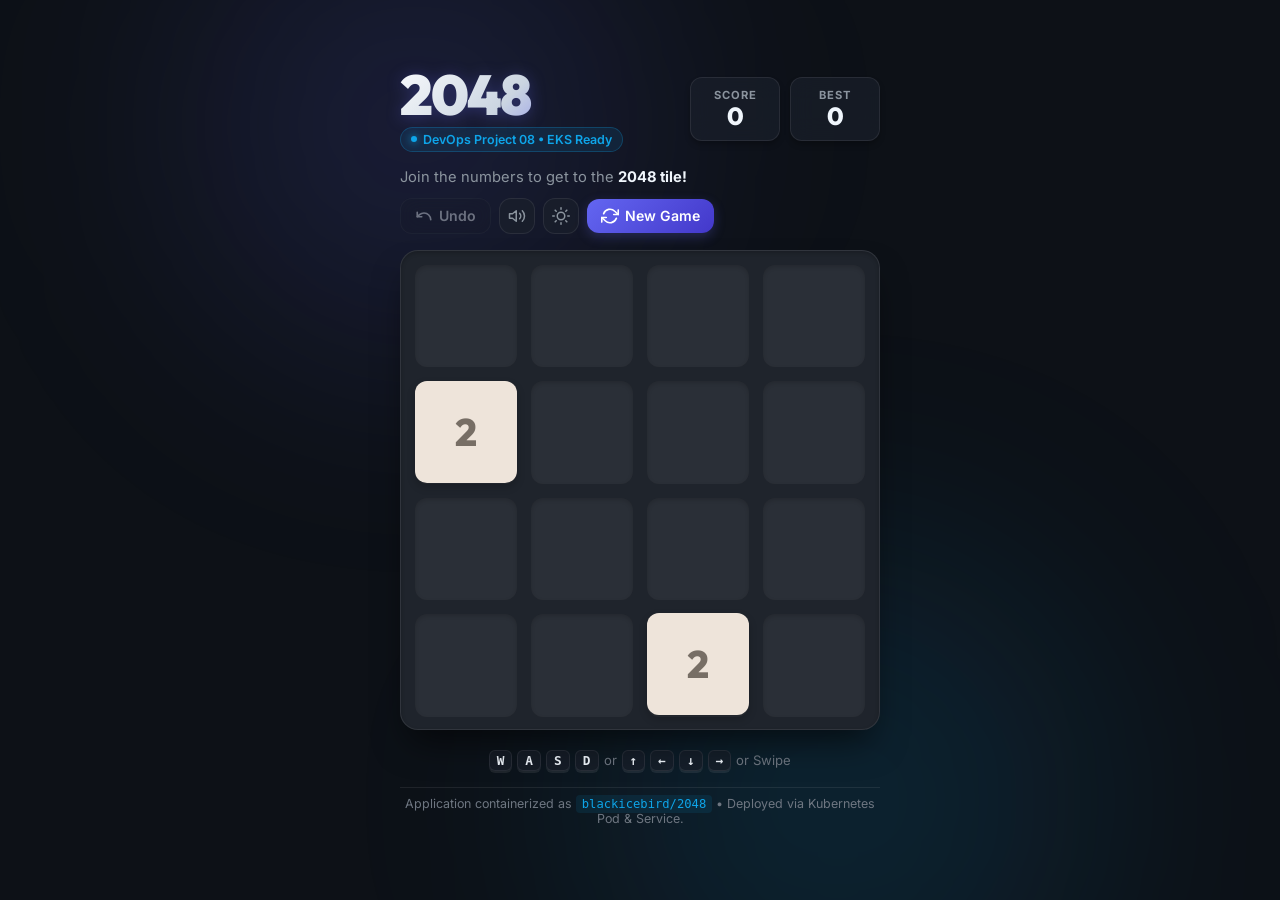
<file: app/index.html>
<!DOCTYPE html>
<html lang="en">
<head>
  <meta charset="UTF-8">
  <meta name="viewport" content="width=device-width, initial-scale=1.0, maximum-scale=1.0, user-scalable=no">
  <title>2048 Game - DevOps Project 08</title>
  <meta name="description" content="Play the modern 2048 puzzle game with sleek design, undo move, sound effects, and animations.">
  <link rel="preconnect" href="https://fonts.googleapis.com">
  <link rel="preconnect" href="https://fonts.gstatic.com" crossorigin>
  <link href="https://fonts.googleapis.com/css2?family=Outfit:wght@400;500;600;700;800;900&family=Inter:wght@400;500;600&display=swap" rel="stylesheet">
  <link rel="stylesheet" href="style.css">
</head>
<body data-theme="dark">
  <div class="ambient-glow glow-1"></div>
  <div class="ambient-glow glow-2"></div>

  <main class="game-wrapper">
    <!-- Header Section -->
    <header class="game-header">
      <div class="header-left">
        <h1 class="logo-title">2048</h1>
        <div class="project-badge">
          <span class="badge-dot"></span>
          <span>DevOps Project 08 • EKS Ready</span>
        </div>
      </div>

      <div class="header-right">
        <div class="score-card" id="current-score-box">
          <span class="score-label">SCORE</span>
          <span class="score-value" id="score">0</span>
          <div class="score-addition-container" id="score-addition"></div>
        </div>
        <div class="score-card" id="best-score-box">
          <span class="score-label">BEST</span>
          <span class="score-value" id="best-score">0</span>
        </div>
      </div>
    </header>

    <!-- Subtitle & Action Toolbar -->
    <section class="toolbar-section">
      <p class="game-instructions">
        Join the numbers to get to the <strong>2048 tile!</strong>
      </p>

      <div class="action-buttons">
        <button id="undo-btn" class="btn btn-secondary" title="Undo Last Move" disabled>
          <svg width="18" height="18" viewBox="0 0 24 24" fill="none" stroke="currentColor" stroke-width="2.2" stroke-linecap="round" stroke-linejoin="round">
            <path d="M3 7v6h6"></path>
            <path d="M21 17a9 9 0 00-9-9 9 9 0 00-6 2.3L3 13"></path>
          </svg>
          <span>Undo</span>
        </button>

        <button id="sound-btn" class="btn btn-icon" title="Toggle Sound">
          <svg id="sound-icon-on" width="18" height="18" viewBox="0 0 24 24" fill="none" stroke="currentColor" stroke-width="2" stroke-linecap="round" stroke-linejoin="round">
            <polygon points="11 5 6 9 2 9 2 15 6 15 11 19 11 5"></polygon>
            <path d="M19.07 4.93a10 10 0 0 1 0 14.14M15.54 8.46a5 5 0 0 1 0 7.07"></path>
          </svg>
          <svg id="sound-icon-off" class="hidden" width="18" height="18" viewBox="0 0 24 24" fill="none" stroke="currentColor" stroke-width="2" stroke-linecap="round" stroke-linejoin="round">
            <polygon points="11 5 6 9 2 9 2 15 6 15 11 19 11 5"></polygon>
            <line x1="23" y1="9" x2="17" y2="15"></line>
            <line x1="17" y1="9" x2="23" y2="15"></line>
          </svg>
        </button>

        <button id="theme-btn" class="btn btn-icon" title="Toggle Theme">
          <svg id="theme-icon-dark" width="18" height="18" viewBox="0 0 24 24" fill="none" stroke="currentColor" stroke-width="2" stroke-linecap="round" stroke-linejoin="round">
            <circle cx="12" cy="12" r="5"></circle>
            <line x1="12" y1="1" x2="12" y2="3"></line>
            <line x1="12" y1="21" x2="12" y2="23"></line>
            <line x1="4.22" y1="4.22" x2="5.64" y2="5.64"></line>
            <line x1="18.36" y1="18.36" x2="19.78" y2="19.78"></line>
            <line x1="1" y1="12" x2="3" y2="12"></line>
            <line x1="21" y1="12" x2="23" y2="12"></line>
            <line x1="4.22" y1="19.78" x2="5.64" y2="18.36"></line>
            <line x1="18.36" y1="5.64" x2="19.78" y2="4.22"></line>
          </svg>
          <svg id="theme-icon-light" class="hidden" width="18" height="18" viewBox="0 0 24 24" fill="none" stroke="currentColor" stroke-width="2" stroke-linecap="round" stroke-linejoin="round">
            <path d="M21 12.79A9 9 0 1 1 11.21 3 7 7 0 0 0 21 12.79z"></path>
          </svg>
        </button>

        <button id="restart-btn" class="btn btn-primary" title="Start New Game">
          <svg width="18" height="18" viewBox="0 0 24 24" fill="none" stroke="currentColor" stroke-width="2.2" stroke-linecap="round" stroke-linejoin="round">
            <polyline points="23 4 23 10 17 10"></polyline>
            <polyline points="1 20 1 14 7 14"></polyline>
            <path d="M3.51 9a9 9 0 0 1 14.85-3.36L23 10M1 14l4.64 4.36A9 9 0 0 0 20.49 15"></path>
          </svg>
          <span>New Game</span>
        </button>
      </div>
    </section>

    <!-- Main Game Board Container -->
    <div class="board-container" id="board-container">
      <div class="grid-background">
        <div class="grid-row">
          <div class="grid-cell"></div><div class="grid-cell"></div><div class="grid-cell"></div><div class="grid-cell"></div>
        </div>
        <div class="grid-row">
          <div class="grid-cell"></div><div class="grid-cell"></div><div class="grid-cell"></div><div class="grid-cell"></div>
        </div>
        <div class="grid-row">
          <div class="grid-cell"></div><div class="grid-cell"></div><div class="grid-cell"></div><div class="grid-cell"></div>
        </div>
        <div class="grid-row">
          <div class="grid-cell"></div><div class="grid-cell"></div><div class="grid-cell"></div><div class="grid-cell"></div>
        </div>
      </div>

      <!-- Dynamic Tile Container -->
      <div class="tile-container" id="tile-container"></div>

      <!-- Game Overlay (Game Over / You Win) -->
      <div class="game-overlay hidden" id="game-overlay">
        <div class="overlay-content">
          <div class="overlay-badge" id="overlay-badge">🎉 VICTORY!</div>
          <h2 class="overlay-title" id="overlay-title">You reached 2048!</h2>
          <p class="overlay-subtitle" id="overlay-subtitle">Amazing puzzle solving skills!</p>
          <div class="overlay-actions">
            <button id="overlay-keep-playing-btn" class="btn btn-secondary hidden">Keep Playing</button>
            <button id="overlay-retry-btn" class="btn btn-primary">Try Again</button>
          </div>
        </div>
      </div>
    </div>

    <!-- Onscreen D-Pad for Mobile / Mouse control -->
    <div class="controls-guide">
      <div class="key-hint">
        <span class="kbd">W</span><span class="kbd">A</span><span class="kbd">S</span><span class="kbd">D</span> or
        <span class="kbd">↑</span><span class="kbd">←</span><span class="kbd">↓</span><span class="kbd">→</span> or Swipe
      </div>
      <div class="mobile-dpad" id="mobile-dpad">
        <button class="dpad-btn dpad-up" id="dpad-up" aria-label="Move Up">▲</button>
        <div class="dpad-mid">
          <button class="dpad-btn dpad-left" id="dpad-left" aria-label="Move Left">◀</button>
          <div class="dpad-center"></div>
          <button class="dpad-btn dpad-right" id="dpad-right" aria-label="Move Right">▶</button>
        </div>
        <button class="dpad-btn dpad-down" id="dpad-down" aria-label="Move Down">▼</button>
      </div>
    </div>

    <!-- Footer DevOps Info -->
    <footer class="game-footer">
      <p>
        Application containerized as <code>blackicebird/2048</code> • Deployed via Kubernetes Pod &amp; Service.
      </p>
    </footer>
  </main>

  <script src="game.js"></script>
</body>
</html>
</file>
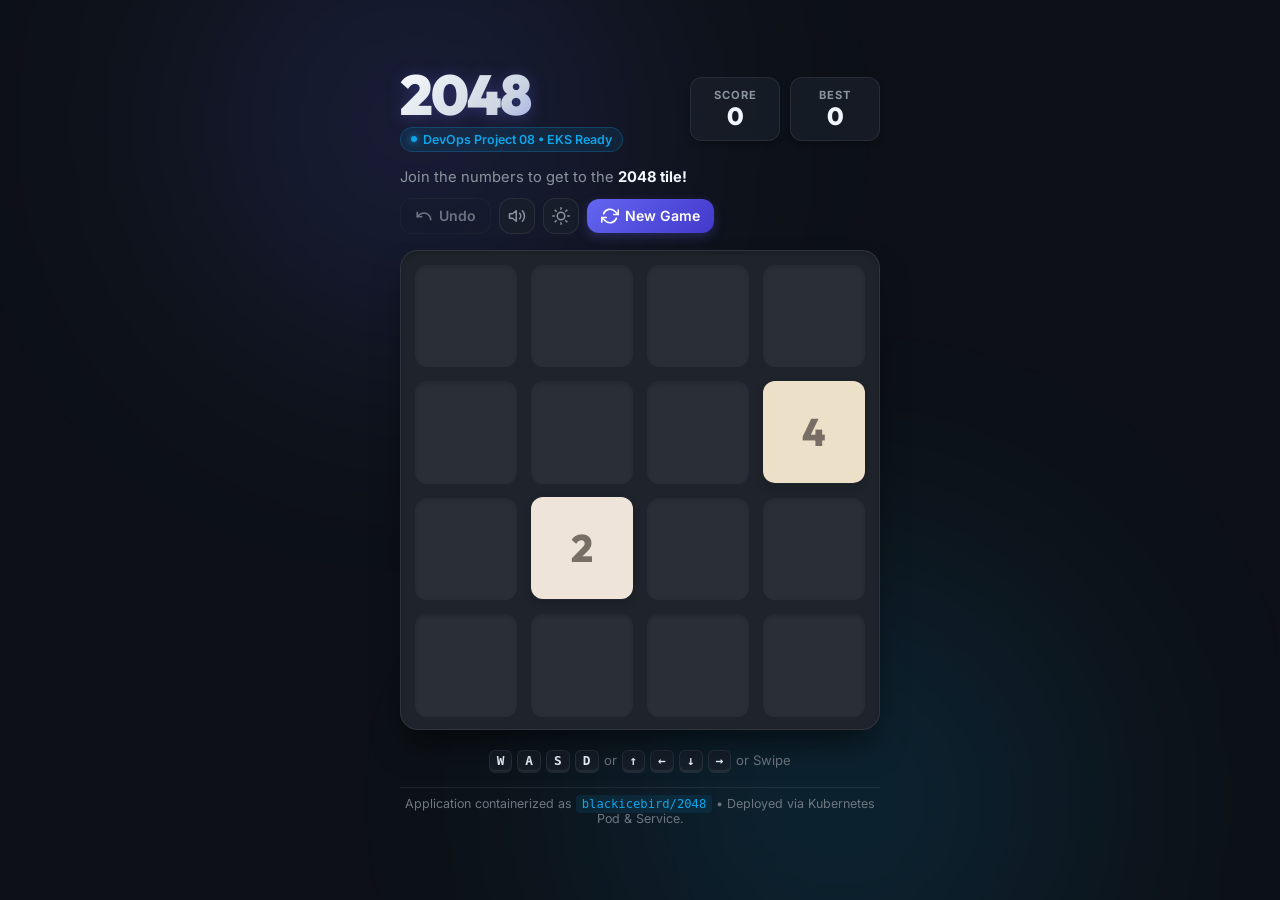
<file: app/devops project.html>
<!DOCTYPE html>
<html lang="en">

<head>
    <meta charset="UTF-8">
    <meta name="viewport" content="width=device-width, initial-scale=1.0, maximum-scale=1.0, user-scalable=no">
    <title>2048 Game - DevOps Project 08</title>
    <meta name="description"
        content="Play the modern 2048 puzzle game with sleek design, undo move, sound effects, and animations.">
    <link rel="preconnect" href="https://fonts.googleapis.com">
    <link rel="preconnect" href="https://fonts.gstatic.com" crossorigin>
    <link
        href="https://fonts.googleapis.com/css2?family=Outfit:wght@400;500;600;700;800;900&family=Inter:wght@400;500;600&display=swap"
        rel="stylesheet">
    <link rel="stylesheet" href="style.css">
</head>

<body data-theme="dark">
    <div class="ambient-glow glow-1"></div>
    <div class="ambient-glow glow-2"></div>

    <main class="game-wrapper">
        <!-- Header Section -->
        <header class="game-header">
            <div class="header-left">
                <h1 class="logo-title">2048</h1>
                <div class="project-badge">
                    <span class="badge-dot"></span>
                    <span>DevOps Project 08 • EKS Ready</span>
                </div>
            </div>

            <div class="header-right">
                <div class="score-card" id="current-score-box">
                    <span class="score-label">SCORE</span>
                    <span class="score-value" id="score">0</span>
                    <div class="score-addition-container" id="score-addition"></div>
                </div>
                <div class="score-card" id="best-score-box">
                    <span class="score-label">BEST</span>
                    <span class="score-value" id="best-score">0</span>
                </div>
            </div>
        </header>

        <!-- Subtitle & Action Toolbar -->
        <section class="toolbar-section">
            <p class="game-instructions">
                Join the numbers to get to the <strong>2048 tile!</strong>
            </p>

            <div class="action-buttons">
                <button id="undo-btn" class="btn btn-secondary" title="Undo Last Move" disabled>
                    <svg width="18" height="18" viewBox="0 0 24 24" fill="none" stroke="currentColor" stroke-width="2.2"
                        stroke-linecap="round" stroke-linejoin="round">
                        <path d="M3 7v6h6"></path>
                        <path d="M21 17a9 9 0 00-9-9 9 9 0 00-6 2.3L3 13"></path>
                    </svg>
                    <span>Undo</span>
                </button>

                <button id="sound-btn" class="btn btn-icon" title="Toggle Sound">
                    <svg id="sound-icon-on" width="18" height="18" viewBox="0 0 24 24" fill="none" stroke="currentColor"
                        stroke-width="2" stroke-linecap="round" stroke-linejoin="round">
                        <polygon points="11 5 6 9 2 9 2 15 6 15 11 19 11 5"></polygon>
                        <path d="M19.07 4.93a10 10 0 0 1 0 14.14M15.54 8.46a5 5 0 0 1 0 7.07"></path>
                    </svg>
                    <svg id="sound-icon-off" class="hidden" width="18" height="18" viewBox="0 0 24 24" fill="none"
                        stroke="currentColor" stroke-width="2" stroke-linecap="round" stroke-linejoin="round">
                        <polygon points="11 5 6 9 2 9 2 15 6 15 11 19 11 5"></polygon>
                        <line x1="23" y1="9" x2="17" y2="15"></line>
                        <line x1="17" y1="9" x2="23" y2="15"></line>
                    </svg>
                </button>

                <button id="theme-btn" class="btn btn-icon" title="Toggle Theme">
                    <svg id="theme-icon-dark" width="18" height="18" viewBox="0 0 24 24" fill="none"
                        stroke="currentColor" stroke-width="2" stroke-linecap="round" stroke-linejoin="round">
                        <circle cx="12" cy="12" r="5"></circle>
                        <line x1="12" y1="1" x2="12" y2="3"></line>
                        <line x1="12" y1="21" x2="12" y2="23"></line>
                        <line x1="4.22" y1="4.22" x2="5.64" y2="5.64"></line>
                        <line x1="18.36" y1="18.36" x2="19.78" y2="19.78"></line>
                        <line x1="1" y1="12" x2="3" y2="12"></line>
                        <line x1="21" y1="12" x2="23" y2="12"></line>
                        <line x1="4.22" y1="19.78" x2="5.64" y2="18.36"></line>
                        <line x1="18.36" y1="5.64" x2="19.78" y2="4.22"></line>
                    </svg>
                    <svg id="theme-icon-light" class="hidden" width="18" height="18" viewBox="0 0 24 24" fill="none"
                        stroke="currentColor" stroke-width="2" stroke-linecap="round" stroke-linejoin="round">
                        <path d="M21 12.79A9 9 0 1 1 11.21 3 7 7 0 0 0 21 12.79z"></path>
                    </svg>
                </button>

                <button id="restart-btn" class="btn btn-primary" title="Start New Game">
                    <svg width="18" height="18" viewBox="0 0 24 24" fill="none" stroke="currentColor" stroke-width="2.2"
                        stroke-linecap="round" stroke-linejoin="round">
                        <polyline points="23 4 23 10 17 10"></polyline>
                        <polyline points="1 20 1 14 7 14"></polyline>
                        <path d="M3.51 9a9 9 0 0 1 14.85-3.36L23 10M1 14l4.64 4.36A9 9 0 0 0 20.49 15"></path>
                    </svg>
                    <span>New Game</span>
                </button>
            </div>
        </section>

        <!-- Main Game Board Container -->
        <div class="board-container" id="board-container">
            <div class="grid-background">
                <div class="grid-row">
                    <div class="grid-cell"></div>
                    <div class="grid-cell"></div>
                    <div class="grid-cell"></div>
                    <div class="grid-cell"></div>
                </div>
                <div class="grid-row">
                    <div class="grid-cell"></div>
                    <div class="grid-cell"></div>
                    <div class="grid-cell"></div>
                    <div class="grid-cell"></div>
                </div>
                <div class="grid-row">
                    <div class="grid-cell"></div>
                    <div class="grid-cell"></div>
                    <div class="grid-cell"></div>
                    <div class="grid-cell"></div>
                </div>
                <div class="grid-row">
                    <div class="grid-cell"></div>
                    <div class="grid-cell"></div>
                    <div class="grid-cell"></div>
                    <div class="grid-cell"></div>
                </div>
            </div>

            <!-- Dynamic Tile Container -->
            <div class="tile-container" id="tile-container"></div>

            <!-- Game Overlay (Game Over / You Win) -->
            <div class="game-overlay hidden" id="game-overlay">
                <div class="overlay-content">
                    <div class="overlay-badge" id="overlay-badge">🎉 VICTORY!</div>
                    <h2 class="overlay-title" id="overlay-title">You reached 2048!</h2>
                    <p class="overlay-subtitle" id="overlay-subtitle">Amazing puzzle solving skills!</p>
                    <div class="overlay-actions">
                        <button id="overlay-keep-playing-btn" class="btn btn-secondary hidden">Keep Playing</button>
                        <button id="overlay-retry-btn" class="btn btn-primary">Try Again</button>
                    </div>
                </div>
            </div>
        </div>

        <!-- Onscreen D-Pad for Mobile / Mouse control -->
        <div class="controls-guide">
            <div class="key-hint">
                <span class="kbd">W</span><span class="kbd">A</span><span class="kbd">S</span><span class="kbd">D</span>
                or
                <span class="kbd">↑</span><span class="kbd">←</span><span class="kbd">↓</span><span class="kbd">→</span>
                or Swipe
            </div>
            <div class="mobile-dpad" id="mobile-dpad">
                <button class="dpad-btn dpad-up" id="dpad-up" aria-label="Move Up">▲</button>
                <div class="dpad-mid">
                    <button class="dpad-btn dpad-left" id="dpad-left" aria-label="Move Left">◀</button>
                    <div class="dpad-center"></div>
                    <button class="dpad-btn dpad-right" id="dpad-right" aria-label="Move Right">▶</button>
                </div>
                <button class="dpad-btn dpad-down" id="dpad-down" aria-label="Move Down">▼</button>
            </div>
        </div>

        <!-- Footer DevOps Info -->
        <footer class="game-footer">
            <p>
                Application containerized as <code>blackicebird/2048</code> • Deployed via Kubernetes Pod &amp; Service.
            </p>
        </footer>
    </main>

    <script src="game.js"></script>
</body>

</html>
</file>
<file: app/style.css>
:root {
  --font-display: 'Outfit', -apple-system, BlinkMacSystemFont, 'Segoe UI', Roboto, sans-serif;
  --font-body: 'Inter', -apple-system, BlinkMacSystemFont, 'Segoe UI', Roboto, sans-serif;

  /* Sizing tokens */
  --board-size: 480px;
  --tile-gap: 14px;
  --tile-size: calc((var(--board-size) - (var(--tile-gap) * 5)) / 4);
  --border-radius-lg: 18px;
  --border-radius-md: 12px;
  --border-radius-sm: 8px;

  /* Dark Theme Palette (Default) */
  --bg-primary: #0d1117;
  --bg-secondary: #161b22;
  --bg-card: rgba(26, 32, 44, 0.7);
  --bg-board: #1f242c;
  --bg-cell: rgba(255, 255, 255, 0.05);

  --border-color: rgba(255, 255, 255, 0.08);
  --border-hover: rgba(255, 255, 255, 0.18);

  --text-main: #f0f6fc;
  --text-muted: #8b949e;
  --text-dim: #6e7681;

  --accent-primary: #6366f1;
  --accent-primary-hover: #4f46e5;
  --accent-secondary: #0ea5e9;
  --accent-glow: rgba(99, 102, 241, 0.25);

  --shadow-sm: 0 4px 6px -1px rgba(0, 0, 0, 0.3);
  --shadow-md: 0 10px 25px -5px rgba(0, 0, 0, 0.4), 0 8px 10px -6px rgba(0, 0, 0, 0.4);
  --shadow-lg: 0 20px 35px -10px rgba(0, 0, 0, 0.6);

  --ambient-1: rgba(99, 102, 241, 0.15);
  --ambient-2: rgba(14, 165, 233, 0.12);
}

/* Light Theme overrides */
[data-theme="light"] {
  --bg-primary: #f8fafc;
  --bg-secondary: #ffffff;
  --bg-card: rgba(255, 255, 255, 0.85);
  --bg-board: #bbada0;
  --bg-cell: rgba(238, 228, 218, 0.35);

  --border-color: rgba(0, 0, 0, 0.08);
  --border-hover: rgba(0, 0, 0, 0.15);

  --text-main: #1e293b;
  --text-muted: #64748b;
  --text-dim: #94a3b8;

  --accent-primary: #4f46e5;
  --accent-primary-hover: #4338ca;
  --accent-secondary: #0284c7;
  --accent-glow: rgba(79, 70, 229, 0.2);

  --shadow-sm: 0 4px 6px -1px rgba(0, 0, 0, 0.06);
  --shadow-md: 0 10px 25px -5px rgba(0, 0, 0, 0.1);
  --shadow-lg: 0 20px 35px -10px rgba(0, 0, 0, 0.15);

  --ambient-1: rgba(99, 102, 241, 0.08);
  --ambient-2: rgba(14, 165, 233, 0.08);
}

/* Universal Reset */
* {
  margin: 0;
  padding: 0;
  box-sizing: border-box;
  -webkit-tap-highlight-color: transparent;
}

body {
  font-family: var(--font-body);
  background-color: var(--bg-primary);
  color: var(--text-main);
  min-height: 100vh;
  display: flex;
  justify-content: center;
  align-items: center;
  position: relative;
  overflow-x: hidden;
  padding: 20px 10px;
  transition: background-color 0.3s ease, color 0.3s ease;
}

/* Ambient glow accents */
.ambient-glow {
  position: fixed;
  border-radius: 50%;
  filter: blur(120px);
  pointer-events: none;
  z-index: 0;
}
.glow-1 {
  width: 450px;
  height: 450px;
  top: -100px;
  left: 15%;
  background: var(--ambient-1);
}
.glow-2 {
  width: 500px;
  height: 500px;
  bottom: -150px;
  right: 15%;
  background: var(--ambient-2);
}

/* Wrapper */
.game-wrapper {
  position: relative;
  z-index: 1;
  width: 100%;
  max-width: var(--board-size);
  display: flex;
  flex-direction: column;
  gap: 16px;
}

/* Header */
.game-header {
  display: flex;
  justify-content: space-between;
  align-items: center;
}

.header-left {
  display: flex;
  flex-direction: column;
  gap: 4px;
}

.logo-title {
  font-family: var(--font-display);
  font-size: 3.5rem;
  font-weight: 900;
  letter-spacing: -2px;
  line-height: 1;
  background: linear-gradient(135deg, #f8fafc 0%, #cbd5e1 50%, #6366f1 100%);
  -webkit-background-clip: text;
  -webkit-text-fill-color: transparent;
  filter: drop-shadow(0 2px 8px rgba(99, 102, 241, 0.3));
}

[data-theme="light"] .logo-title {
  background: linear-gradient(135deg, #1e293b 0%, #334155 50%, #4f46e5 100%);
  -webkit-background-clip: text;
  -webkit-text-fill-color: transparent;
}

.project-badge {
  display: inline-flex;
  align-items: center;
  gap: 6px;
  font-size: 0.78rem;
  font-weight: 600;
  color: var(--accent-secondary);
  background: rgba(14, 165, 233, 0.1);
  padding: 4px 10px;
  border-radius: 999px;
  border: 1px solid rgba(14, 165, 233, 0.25);
  width: fit-content;
}

.badge-dot {
  width: 6px;
  height: 6px;
  border-radius: 50%;
  background: var(--accent-secondary);
  box-shadow: 0 0 8px var(--accent-secondary);
  animation: pulse-dot 2s infinite ease-in-out;
}

@keyframes pulse-dot {
  0%, 100% { opacity: 1; transform: scale(1); }
  50% { opacity: 0.4; transform: scale(0.85); }
}

/* Score Cards */
.header-right {
  display: flex;
  gap: 10px;
}

.score-card {
  position: relative;
  background: var(--bg-card);
  backdrop-filter: blur(12px);
  border: 1px solid var(--border-color);
  border-radius: var(--border-radius-md);
  padding: 10px 16px;
  min-width: 90px;
  text-align: center;
  box-shadow: var(--shadow-sm);
  display: flex;
  flex-direction: column;
  justify-content: center;
  transition: transform 0.2s ease, border-color 0.2s ease;
}

.score-card:hover {
  border-color: var(--border-hover);
  transform: translateY(-2px);
}

.score-label {
  font-size: 0.7rem;
  font-weight: 700;
  letter-spacing: 1px;
  color: var(--text-muted);
}

.score-value {
  font-family: var(--font-display);
  font-size: 1.55rem;
  font-weight: 800;
  color: var(--text-main);
  line-height: 1.1;
}

/* Score Addition floating badge */
.score-addition-container {
  position: absolute;
  top: 0;
  right: 15px;
  pointer-events: none;
}

.score-add-bubble {
  position: absolute;
  font-family: var(--font-display);
  font-weight: 800;
  font-size: 1.1rem;
  color: #10b981;
  text-shadow: 0 0 10px rgba(16, 185, 129, 0.6);
  animation: float-score 800ms ease-out forwards;
}

@keyframes float-score {
  0% {
    opacity: 0;
    transform: translateY(0);
  }
  30% {
    opacity: 1;
    transform: translateY(-16px);
  }
  100% {
    opacity: 0;
    transform: translateY(-38px);
  }
}

/* Toolbar & Instructions */
.toolbar-section {
  display: flex;
  justify-content: space-between;
  align-items: center;
  flex-wrap: wrap;
  gap: 12px;
}

.game-instructions {
  font-size: 0.92rem;
  color: var(--text-muted);
}

.game-instructions strong {
  color: var(--text-main);
}

.action-buttons {
  display: flex;
  align-items: center;
  gap: 8px;
}

/* Buttons */
.btn {
  display: inline-flex;
  align-items: center;
  justify-content: center;
  gap: 6px;
  border: none;
  cursor: pointer;
  font-family: var(--font-body);
  font-size: 0.88rem;
  font-weight: 600;
  border-radius: var(--border-radius-md);
  padding: 8px 14px;
  transition: all 0.2s cubic-bezier(0.4, 0, 0.2, 1);
  user-select: none;
}

.btn:active {
  transform: scale(0.96);
}

.btn-primary {
  background: linear-gradient(135deg, var(--accent-primary) 0%, #4338ca 100%);
  color: #ffffff;
  box-shadow: 0 4px 12px var(--accent-glow);
}

.btn-primary:hover {
  background: linear-gradient(135deg, var(--accent-primary-hover) 0%, #3730a3 100%);
  box-shadow: 0 6px 18px var(--accent-glow);
  transform: translateY(-1px);
}

.btn-secondary {
  background: var(--bg-card);
  border: 1px solid var(--border-color);
  color: var(--text-main);
  backdrop-filter: blur(10px);
}

.btn-secondary:hover:not(:disabled) {
  border-color: var(--border-hover);
  background: rgba(255, 255, 255, 0.1);
  transform: translateY(-1px);
}

.btn-secondary:disabled {
  opacity: 0.4;
  cursor: not-allowed;
  transform: none;
}

.btn-icon {
  background: var(--bg-card);
  border: 1px solid var(--border-color);
  color: var(--text-muted);
  padding: 8px;
  border-radius: var(--border-radius-md);
}

.btn-icon:hover {
  color: var(--text-main);
  border-color: var(--border-hover);
  background: rgba(255, 255, 255, 0.1);
}

/* Board Container */
.board-container {
  position: relative;
  width: var(--board-size);
  height: var(--board-size);
  background: var(--bg-board);
  border-radius: var(--border-radius-lg);
  padding: var(--tile-gap);
  box-shadow: var(--shadow-lg), inset 0 2px 4px rgba(0, 0, 0, 0.2);
  border: 1px solid var(--border-color);
  touch-action: none;
  overflow: hidden;
}

.grid-background {
  display: flex;
  flex-direction: column;
  gap: var(--tile-gap);
  width: 100%;
  height: 100%;
}

.grid-row {
  display: flex;
  gap: var(--tile-gap);
  width: 100%;
  height: var(--tile-size);
}

.grid-cell {
  width: var(--tile-size);
  height: var(--tile-size);
  background: var(--bg-cell);
  border-radius: var(--border-radius-md);
  box-shadow: inset 0 2px 4px rgba(0, 0, 0, 0.15);
}

/* Tiles */
.tile-container {
  position: absolute;
  top: var(--tile-gap);
  left: var(--tile-gap);
  right: var(--tile-gap);
  bottom: var(--tile-gap);
  z-index: 2;
  pointer-events: none;
}

.tile {
  position: absolute;
  width: var(--tile-size);
  height: var(--tile-size);
  border-radius: var(--border-radius-md);
  display: flex;
  align-items: center;
  justify-content: center;
  font-family: var(--font-display);
  font-weight: 800;
  user-select: none;
  transition: transform 120ms ease-in-out;
  box-shadow: 0 4px 8px rgba(0, 0, 0, 0.2);
}

.tile-inner {
  width: 100%;
  height: 100%;
  border-radius: inherit;
  display: flex;
  align-items: center;
  justify-content: center;
  transition: transform 100ms ease;
}

/* Tile Appearance Animations */
.tile-new .tile-inner {
  animation: tile-appear 200ms cubic-bezier(0.175, 0.885, 0.32, 1.275);
}

.tile-merged .tile-inner {
  animation: tile-pop 200ms cubic-bezier(0.175, 0.885, 0.32, 1.275);
}

@keyframes tile-appear {
  0% {
    transform: scale(0);
    opacity: 0;
  }
  100% {
    transform: scale(1);
    opacity: 1;
  }
}

@keyframes tile-pop {
  0% {
    transform: scale(0.85);
  }
  50% {
    transform: scale(1.18);
  }
  100% {
    transform: scale(1);
  }
}

/* Tile Colors & Styling */
.tile-2 {
  background: #eee4da;
  color: #776e65;
  font-size: 2.4rem;
}

.tile-4 {
  background: #ede0c8;
  color: #776e65;
  font-size: 2.4rem;
}

.tile-8 {
  background: #f2b179;
  color: #f9f6f2;
  font-size: 2.4rem;
  box-shadow: 0 0 12px rgba(242, 177, 121, 0.3);
}

.tile-16 {
  background: #f59563;
  color: #f9f6f2;
  font-size: 2.2rem;
  box-shadow: 0 0 16px rgba(245, 149, 99, 0.35);
}

.tile-32 {
  background: #f67c5f;
  color: #f9f6f2;
  font-size: 2.2rem;
  box-shadow: 0 0 20px rgba(246, 124, 95, 0.4);
}

.tile-64 {
  background: #f65e3b;
  color: #f9f6f2;
  font-size: 2.2rem;
  box-shadow: 0 0 24px rgba(246, 94, 59, 0.45);
}

.tile-128 {
  background: #edcf72;
  color: #f9f6f2;
  font-size: 1.9rem;
  box-shadow: 0 0 30px rgba(237, 207, 114, 0.5);
}

.tile-256 {
  background: #edcc61;
  color: #f9f6f2;
  font-size: 1.9rem;
  box-shadow: 0 0 35px rgba(237, 204, 97, 0.55);
}

.tile-512 {
  background: #edc850;
  color: #f9f6f2;
  font-size: 1.9rem;
  box-shadow: 0 0 40px rgba(237, 200, 80, 0.6);
}

.tile-1024 {
  background: #edc53f;
  color: #f9f6f2;
  font-size: 1.6rem;
  box-shadow: 0 0 45px rgba(237, 197, 63, 0.65);
}

.tile-2048 {
  background: linear-gradient(135deg, #ffd700 0%, #ff8c00 100%);
  color: #ffffff;
  font-size: 1.6rem;
  box-shadow: 0 0 50px rgba(255, 215, 0, 0.75), inset 0 0 10px rgba(255, 255, 255, 0.5);
  animation: pulse-gold 2s infinite alternate;
}

@keyframes pulse-gold {
  0% { transform: scale(1); filter: drop-shadow(0 0 10px #ffd700); }
  100% { transform: scale(1.02); filter: drop-shadow(0 0 25px #ff8c00); }
}

.tile-super {
  background: linear-gradient(135deg, #8b5cf6 0%, #ec4899 100%);
  color: #ffffff;
  font-size: 1.4rem;
  box-shadow: 0 0 55px rgba(236, 72, 153, 0.8);
}

/* Game Overlay */
.game-overlay {
  position: absolute;
  inset: 0;
  background: rgba(13, 17, 23, 0.88);
  backdrop-filter: blur(8px);
  z-index: 10;
  display: flex;
  align-items: center;
  justify-content: center;
  border-radius: var(--border-radius-lg);
  animation: overlay-fade 300ms ease-out forwards;
}

[data-theme="light"] .game-overlay {
  background: rgba(255, 255, 255, 0.88);
}

@keyframes overlay-fade {
  from { opacity: 0; transform: scale(0.96); }
  to { opacity: 1; transform: scale(1); }
}

.overlay-content {
  text-align: center;
  padding: 24px;
  display: flex;
  flex-direction: column;
  align-items: center;
  gap: 12px;
}

.overlay-badge {
  font-size: 0.9rem;
  font-weight: 700;
  letter-spacing: 1.5px;
  padding: 6px 14px;
  border-radius: 999px;
  background: rgba(99, 102, 241, 0.2);
  color: var(--accent-primary);
  border: 1px solid var(--accent-primary);
}

.overlay-title {
  font-family: var(--font-display);
  font-size: 2.2rem;
  font-weight: 800;
  color: var(--text-main);
}

.overlay-subtitle {
  font-size: 0.95rem;
  color: var(--text-muted);
  max-width: 280px;
}

.overlay-actions {
  display: flex;
  gap: 12px;
  margin-top: 8px;
}

/* Controls Guide & Mobile D-Pad */
.controls-guide {
  display: flex;
  flex-direction: column;
  align-items: center;
  gap: 12px;
  margin-top: 4px;
}

.key-hint {
  font-size: 0.82rem;
  color: var(--text-dim);
  display: flex;
  align-items: center;
  gap: 5px;
}

.kbd {
  display: inline-block;
  padding: 2px 7px;
  font-family: monospace;
  font-size: 0.8rem;
  font-weight: 700;
  color: var(--text-main);
  background: var(--bg-card);
  border: 1px solid var(--border-color);
  border-radius: 6px;
  box-shadow: 0 2px 0 var(--border-color);
}

/* Mobile D-Pad (only shows or highlights on smaller screens) */
.mobile-dpad {
  display: none;
  flex-direction: column;
  align-items: center;
  gap: 6px;
  margin-top: 4px;
}

.dpad-mid {
  display: flex;
  align-items: center;
  gap: 6px;
}

.dpad-center {
  width: 44px;
  height: 44px;
  background: transparent;
}

.dpad-btn {
  width: 48px;
  height: 48px;
  border-radius: 12px;
  background: var(--bg-card);
  border: 1px solid var(--border-color);
  color: var(--text-main);
  font-size: 1.1rem;
  display: flex;
  align-items: center;
  justify-content: center;
  cursor: pointer;
  box-shadow: var(--shadow-sm);
  transition: all 0.15s ease;
}

.dpad-btn:active {
  background: var(--accent-primary);
  color: #fff;
  transform: scale(0.92);
}

/* Footer */
.game-footer {
  text-align: center;
  font-size: 0.78rem;
  color: var(--text-dim);
  padding: 8px 0;
  border-top: 1px solid var(--border-color);
}

.game-footer code {
  color: var(--accent-secondary);
  background: rgba(14, 165, 233, 0.1);
  padding: 2px 6px;
  border-radius: 4px;
  font-size: 0.76rem;
}

/* Utilities */
.hidden {
  display: none !important;
}

/* Responsive Breakpoints */
@media (max-width: 520px) {
  :root {
    --board-size: 340px;
    --tile-gap: 10px;
  }

  .logo-title {
    font-size: 2.6rem;
  }

  .score-card {
    min-width: 72px;
    padding: 6px 10px;
  }

  .score-label {
    font-size: 0.6rem;
  }

  .score-value {
    font-size: 1.25rem;
  }

  .tile-2, .tile-4, .tile-8 {
    font-size: 1.8rem;
  }
  .tile-16, .tile-32, .tile-64 {
    font-size: 1.55rem;
  }
  .tile-128, .tile-256, .tile-512 {
    font-size: 1.3rem;
  }
  .tile-1024, .tile-2048 {
    font-size: 1.15rem;
  }

  .mobile-dpad {
    display: flex;
  }
}
</file>
